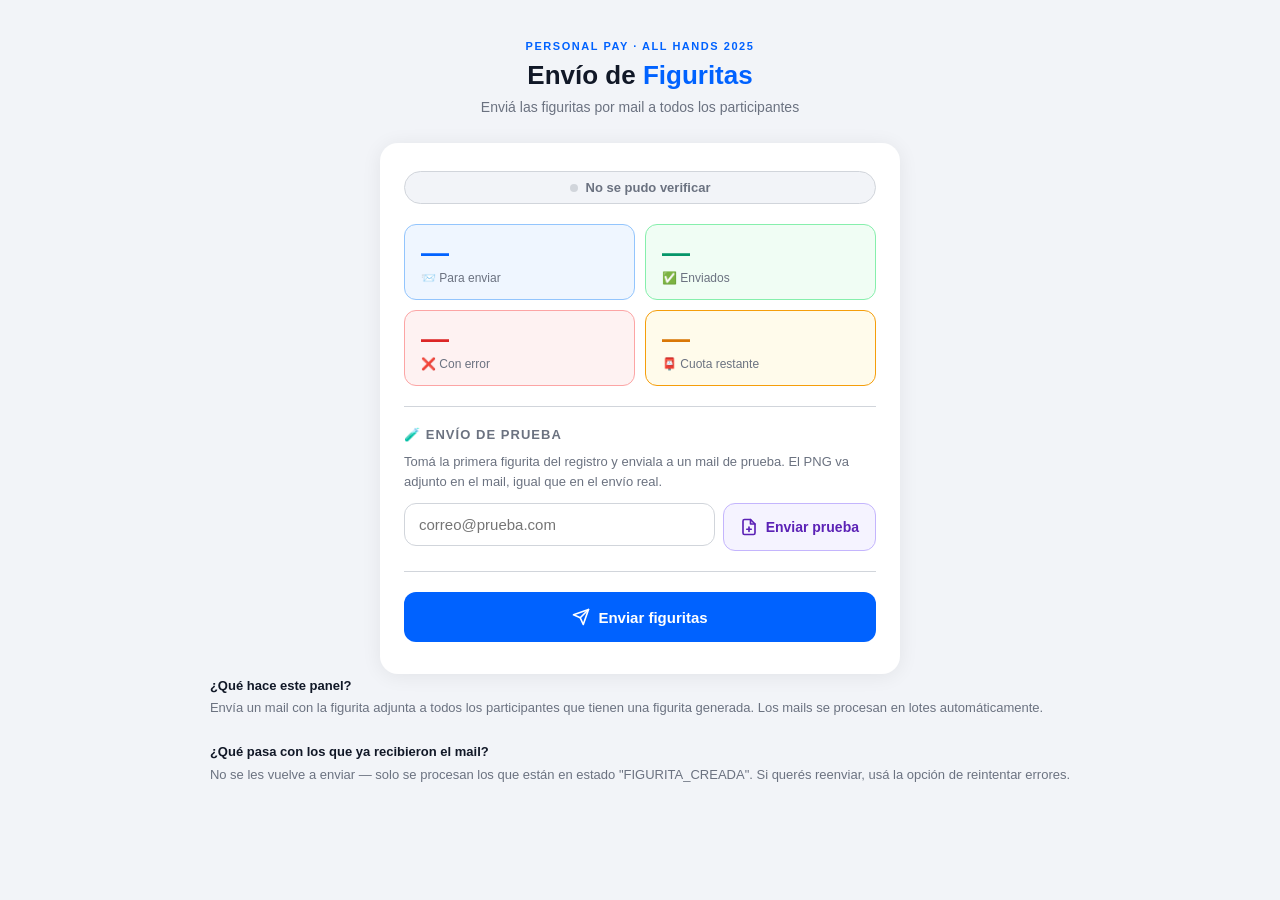
<file: mail/index.html>
<!DOCTYPE html>
<html lang="es">

    <head>
        <meta charset="UTF-8" />
        <meta name="viewport" content="width=device-width, initial-scale=1.0" />
        <title>Envío de Mails — Personal Pay</title>
        <style>
            :root {
                --c-bg: #F2F4F8;
                --c-surface: #FFFFFF;
                --c-brand: #0062FF;
                --c-brand-dk: #0047CC;
                --c-accent: #00C6A2;
                --c-text: #111827;
                --c-muted: #6B7280;
                --c-border: #D1D5DB;
                --c-error: #DC2626;
                --c-error-bg: #FEF2F2;
                --c-warn: #D97706;
                --c-warn-bg: #FFFBEB;
                --c-warn-br: #F59E0B;
                --radius: 18px;
                --radius-sm: 12px;
                --shadow: 0 2px 20px rgba(0, 0, 0, .07);
            }

            *,
            *::before,
            *::after {
                box-sizing: border-box;
                margin: 0;
                padding: 0;
            }

            body {
                font-family: -apple-system, BlinkMacSystemFont, 'Segoe UI', Roboto, sans-serif;
                background: var(--c-bg);
                color: var(--c-text);
                min-height: 100vh;
                display: flex;
                flex-direction: column;
                align-items: center;
                padding: 40px 16px 60px;
                -webkit-font-smoothing: antialiased;
            }

            .header {
                text-align: center;
                margin-bottom: 28px;
            }

            .header__eyebrow {
                font-size: 11px;
                font-weight: 700;
                letter-spacing: .14em;
                text-transform: uppercase;
                color: var(--c-brand);
                margin-bottom: 8px;
            }

            .header__title {
                font-size: 26px;
                font-weight: 800;
                line-height: 1.2;
            }

            .header__title mark {
                background: none;
                color: var(--c-brand);
            }

            .header__sub {
                margin-top: 8px;
                font-size: 14px;
                color: var(--c-muted);
            }

            .card {
                background: var(--c-surface);
                border-radius: var(--radius);
                box-shadow: var(--shadow);
                padding: 28px 24px 32px;
                width: 100%;
                max-width: 520px;
                display: flex;
                flex-direction: column;
                gap: 20px;
            }

            /* ── BADGE DE ESTADO ─────────────────────────── */
            .status-badge {
                display: flex;
                align-items: center;
                justify-content: center;
                gap: 8px;
                padding: 8px 14px;
                border-radius: 100px;
                font-size: 13px;
                font-weight: 700;
            }

            .status-badge.idle {
                background: #F0FDF4;
                color: #065F46;
                border: 1.5px solid #86EFAC;
            }

            .status-badge.running {
                background: #EFF6FF;
                color: #1D4ED8;
                border: 1.5px solid #93C5FD;
            }

            .status-badge.done {
                background: #F0FDF4;
                color: #065F46;
                border: 1.5px solid #86EFAC;
            }

            .status-badge.unknown {
                background: var(--c-bg);
                color: var(--c-muted);
                border: 1.5px solid var(--c-border);
            }

            .status-dot {
                width: 8px;
                height: 8px;
                border-radius: 50%;
                flex-shrink: 0;
            }

            .idle .status-dot {
                background: #22C55E;
            }

            .running .status-dot {
                background: #3B82F6;
                animation: pulse-dot 1.2s ease-in-out infinite;
            }

            .done .status-dot {
                background: #22C55E;
            }

            .unknown .status-dot {
                background: var(--c-border);
            }

            @keyframes pulse-dot {

                0%,
                100% {
                    opacity: 1;
                    transform: scale(1);
                }

                50% {
                    opacity: .5;
                    transform: scale(1.4);
                }
            }

            /* ── STATS ───────────────────────────────────── */
            .stats {
                display: grid;
                grid-template-columns: repeat(2, 1fr);
                gap: 10px;
            }

            .stat {
                padding: 14px 16px;
                border-radius: var(--radius-sm);
                border: 1.5px solid var(--c-border);
                background: var(--c-bg);
            }

            .stat__value {
                font-size: 28px;
                font-weight: 800;
                line-height: 1;
                margin-bottom: 4px;
                font-variant-numeric: tabular-nums;
            }

            .stat__label {
                font-size: 12px;
                color: var(--c-muted);
            }

            .stat.highlight {
                background: #EFF6FF;
                border-color: #93C5FD;
            }

            .stat.highlight .stat__value {
                color: var(--c-brand);
            }

            .stat.sent {
                background: #F0FDF4;
                border-color: #86EFAC;
            }

            .stat.sent .stat__value {
                color: #059669;
            }

            .stat.error {
                background: var(--c-error-bg);
                border-color: #FCA5A5;
            }

            .stat.error .stat__value {
                color: var(--c-error);
            }

            .stat.quota {
                background: #FFFBEB;
                border-color: var(--c-warn-br);
            }

            .stat.quota .stat__value {
                color: var(--c-warn);
            }

            /* ── BARRA DE PROGRESO ───────────────────────── */
            .progress-section {
                display: none;
            }

            .progress-section.visible {
                display: block;
            }

            .progress-label {
                display: flex;
                justify-content: space-between;
                font-size: 13px;
                color: var(--c-muted);
                margin-bottom: 8px;
            }

            .progress-label strong {
                color: var(--c-text);
            }

            .progress-bar {
                width: 100%;
                height: 8px;
                border-radius: 4px;
                background: var(--c-bg);
                overflow: hidden;
            }

            .progress-fill {
                height: 100%;
                border-radius: 4px;
                width: 0%;
                background: linear-gradient(90deg, var(--c-brand), var(--c-accent));
                transition: width .5s ease;
            }

            /* ── CHECKBOX ────────────────────────────────── */
            .check-block {
                display: flex;
                gap: 10px;
                align-items: flex-start;
                padding: 12px 14px;
                border-radius: var(--radius-sm);
                border: 1.5px solid var(--c-warn-br);
                background: var(--c-warn-bg);
                cursor: pointer;
                -webkit-tap-highlight-color: transparent;
                user-select: none;
            }

            .check-block input[type="checkbox"] {
                width: 20px;
                height: 20px;
                min-width: 20px;
                accent-color: var(--c-warn);
                margin-top: 1px;
            }

            .check-block__text {
                font-size: 13px;
                color: #92400E;
                line-height: 1.5;
            }

            /* ── BOTONES ─────────────────────────────────── */
            .btns {
                display: flex;
                gap: 10px;
            }

            .btn {
                flex: 1;
                display: flex;
                align-items: center;
                justify-content: center;
                gap: 8px;
                min-height: 50px;
                padding: 13px 16px;
                border-radius: var(--radius-sm);
                border: none;
                font-size: 15px;
                font-weight: 700;
                font-family: inherit;
                cursor: pointer;
                -webkit-tap-highlight-color: transparent;
                transition: background .12s, opacity .12s;
            }

            .btn:disabled {
                opacity: .5;
                cursor: not-allowed;
            }

            .btn svg {
                width: 18px;
                height: 18px;
                flex-shrink: 0;
            }

            .btn--primary {
                background: var(--c-brand);
                color: #fff;
            }

            .btn--primary:active:not(:disabled) {
                background: var(--c-brand-dk);
            }

            .btn--danger {
                background: var(--c-error-bg);
                color: var(--c-error);
                border: 1.5px solid #FCA5A5;
            }

            .btn--spinner {
                display: none;
                width: 16px;
                height: 16px;
                border-radius: 50%;
                border: 2.5px solid rgba(255, 255, 255, .4);
                border-top-color: #fff;
                animation: spin .7s linear infinite;
            }

            .btn.loading .btn--spinner {
                display: block;
            }

            .btn.loading .btn--icon {
                display: none;
            }

            @keyframes spin {
                to {
                    transform: rotate(360deg);
                }
            }

            /* ── RESULTADO ───────────────────────────────── */
            .result {
                display: none;
                padding: 14px 16px;
                border-radius: var(--radius-sm);
                font-size: 14px;
                line-height: 1.6;
            }

            .result.visible {
                display: block;
            }

            .result.ok {
                background: #F0FDF4;
                border: 1.5px solid #86EFAC;
                color: #065F46;
            }

            .result.error {
                background: var(--c-error-bg);
                border: 1.5px solid #FCA5A5;
                color: var(--c-error);
            }

            .result strong {
                display: block;
                font-size: 15px;
                margin-bottom: 4px;
            }

            .divider {
                border: none;
                border-top: 1px solid var(--c-border);
            }

            .info {
                font-size: 13px;
                color: var(--c-muted);
                line-height: 1.7;
            }

            .info strong {
                color: var(--c-text);
            }

        </style>
    </head>

    <body>

        <div class="header">
            <p class="header__eyebrow">Personal Pay · All Hands 2025</p>
            <h1 class="header__title">Envío de <mark>Figuritas</mark></h1>
            <p class="header__sub">Enviá las figuritas por mail a todos los participantes</p>
        </div>

        <div class="card">

            <!-- Estado -->
            <div class="status-badge unknown" id="statusBadge">
                <span class="status-dot"></span>
                <span id="statusText">Verificando…</span>
            </div>

            <!-- Stats -->
            <div class="stats">
                <div class="stat highlight">
                    <div class="stat__value" id="statPendientes">—</div>
                    <div class="stat__label">📨 Para enviar</div>
                </div>
                <div class="stat sent">
                    <div class="stat__value" id="statEnviados">—</div>
                    <div class="stat__label">✅ Enviados</div>
                </div>
                <div class="stat error">
                    <div class="stat__value" id="statErrores">—</div>
                    <div class="stat__label">❌ Con error</div>
                </div>
                <div class="stat quota">
                    <div class="stat__value" id="statCuota">—</div>
                    <div class="stat__label">📮 Cuota restante</div>
                </div>
            </div>

            <!-- Barra de progreso (solo mientras envía) -->
            <div class="progress-section" id="progressSection">
                <div class="progress-label">
                    <span>Enviando…</span>
                    <strong id="progressText">0 / 0</strong>
                </div>
                <div class="progress-bar">
                    <div class="progress-fill" id="progressFill"></div>
                </div>
            </div>

            <!-- Reintentar errores -->
            <label class="check-block" id="checkErrorBlock" style="display:none">
                <input type="checkbox" id="checkErrores" />
                <span class="check-block__text">
                    Reintentar los <strong id="cantErrores">0</strong> envíos con error
                </span>
            </label>

            <hr class="divider" />

            <!-- ── PRUEBA ──────────────────────────────────────────── -->
            <div>
                <p
                    style="font-size:13px;font-weight:700;text-transform:uppercase;letter-spacing:.08em;color:var(--c-muted);margin-bottom:10px;">
                    🧪 Envío de prueba
                </p>
                <p style="font-size:13px;color:var(--c-muted);margin-bottom:12px;line-height:1.5;">
                    Tomá la primera figurita del registro y enviala a un mail de prueba.
                    El PNG va adjunto en el mail, igual que en el envío real.
                </p>
                <div style="display:flex;gap:8px;align-items:flex-start;">
                    <div style="flex:1;">
                        <input type="email" id="mailPrueba" placeholder="correo@prueba.com" style="width:100%;font-size:15px;padding:12px 14px;border-radius:var(--radius-sm);
                   border:1.5px solid var(--c-border);background:var(--c-surface);
                   color:var(--c-text);outline:none;font-family:inherit;" autocomplete="off" autocorrect="off"
                            autocapitalize="none" inputmode="email" />
                    </div>
                    <button type="button" class="btn btn--prueba" id="btnPrueba" style="flex:0 0 auto;background:#F5F3FF;color:#5B21B6;border:1.5px solid #C4B5FD;
                 font-size:14px;min-height:48px;padding:12px 16px;white-space:nowrap;">
                        <svg class="btn--icon" viewBox="0 0 24 24" fill="none" stroke="currentColor" stroke-width="2.2"
                            stroke-linecap="round" stroke-linejoin="round">
                            <path d="M14 2H6a2 2 0 0 0-2 2v16a2 2 0 0 0 2 2h12a2 2 0 0 0 2-2V8z" />
                            <polyline points="14 2 14 8 20 8" />
                            <line x1="12" y1="18" x2="12" y2="12" />
                            <line x1="9" y1="15" x2="15" y2="15" />
                        </svg>
                        <div class="btn--spinner" style="border-color:rgba(91,33,182,.3);border-top-color:#5B21B6;">
                        </div>
                        Enviar prueba
                    </button>
                </div>
                <div class="result" id="resultPrueba" style="margin-top:10px;"></div>
            </div>

            <hr class="divider" />
            <button type="button" class="btn btn--primary" id="btnEnviar">
                <svg class="btn--icon" viewBox="0 0 24 24" fill="none" stroke="currentColor" stroke-width="2.2"
                    stroke-linecap="round" stroke-linejoin="round">
                    <line x1="22" y1="2" x2="11" y2="13" />
                    <polygon points="22 2 15 22 11 13 2 9 22 2" />
                </svg>
                <div class="btn--spinner"></div>
                Enviar figuritas
            </button>
            <button type="button" class="btn btn--danger" id="btnCancelar" style="display:none">
                <svg viewBox="0 0 24 24" fill="none" stroke="currentColor" stroke-width="2.2" stroke-linecap="round"
                    stroke-linejoin="round">
                    <circle cx="12" cy="12" r="10" />
                    <line x1="15" y1="9" x2="9" y2="15" />
                    <line x1="9" y1="9" x2="15" y2="15" />
                </svg>
                Cancelar
            </button>
        </div>

        <!-- Resultado -->
        <div class="result" id="result"></div>

        <hr class="divider" />

        <div class="info">
            <strong>¿Qué hace este panel?</strong><br>
            Envía un mail con la figurita adjunta a todos los participantes que tienen
            una figurita generada. Los mails se procesan en lotes automáticamente.<br><br>
            <strong>¿Qué pasa con los que ya recibieron el mail?</strong><br>
            No se les vuelve a enviar — solo se procesan los que están en estado
            "FIGURITA_CREADA". Si querés reenviar, usá la opción de reintentar errores.
        </div>

        </div>

        <script>
            const BACKEND_URL = 'https://script.google.com/macros/s/AKfycbwb_blECxEBUJMKPtg1Oh82Zq3f-W1RBzpWKhOZaPq53uibZO55l4_CMMJMqu6irgvu/exec';

            const statusBadge = document.getElementById('statusBadge');
            const statusText = document.getElementById('statusText');
            const statPendientes = document.getElementById('statPendientes');
            const statEnviados = document.getElementById('statEnviados');
            const statErrores = document.getElementById('statErrores');
            const statCuota = document.getElementById('statCuota');
            const progressSection = document.getElementById('progressSection');
            const progressFill = document.getElementById('progressFill');
            const progressText = document.getElementById('progressText');
            const checkErrorBlock = document.getElementById('checkErrorBlock');
            const checkErrores = document.getElementById('checkErrores');
            const cantErrores = document.getElementById('cantErrores');
            const btnEnviar = document.getElementById('btnEnviar');
            const btnCancelar = document.getElementById('btnCancelar');
            const result = document.getElementById('result');

            let enProceso = false;
            let totalTotal = 0;
            let pollingTimer = null;

            // ── CARGAR ESTADO ─────────────────────────────────────────
            async function checkEstado() {
                try {
                    const r = await fetch(`${BACKEND_URL}?action=mail_status`);
                    const data = await r.json();
                    actualizarStats(data);
                    return data;
                } catch (_) {
                    statusBadge.className = 'status-badge unknown';
                    statusText.textContent = 'No se pudo verificar';
                    return null;
                }
            }

            function actualizarStats(data) {
                if (!data || data.status !== 'ok') return;

                enProceso = data.enProceso;
                totalTotal = data.enviados + data.pendientes + data.errorEmail + data.sinFigurita;

                statPendientes.textContent = data.pendientes;
                statEnviados.textContent = data.enviados;
                statErrores.textContent = data.errorEmail;
                statCuota.textContent = data.cuota;

                // Badge de estado
                if (data.enProceso) {
                    statusBadge.className = 'status-badge running';
                    statusText.textContent = '⏳ Enviando mails…';
                    btnEnviar.style.display = 'none';
                    btnCancelar.style.display = 'flex';
                    progressSection.classList.add('visible');
                } else if (data.pendientes === 0 && data.enviados > 0) {
                    statusBadge.className = 'status-badge done';
                    statusText.textContent = `✅ Todos enviados (${data.enviados})`;
                    btnEnviar.disabled = true;
                    btnCancelar.style.display = 'none';
                    btnEnviar.style.display = 'flex';
                    progressSection.classList.remove('visible');
                } else {
                    statusBadge.className = 'status-badge idle';
                    statusText.textContent = data.pendientes > 0
                        ? `📨 ${data.pendientes} mail${data.pendientes > 1 ? 's' : ''} pendiente${data.pendientes > 1 ? 's' : ''}`
                        : '✅ Sin pendientes';
                    btnEnviar.disabled = data.pendientes === 0 && data.errorEmail === 0;
                    btnCancelar.style.display = 'none';
                    btnEnviar.style.display = 'flex';
                    progressSection.classList.remove('visible');
                }

                // Checkbox de errores
                if (data.errorEmail > 0 && !data.enProceso) {
                    cantErrores.textContent = data.errorEmail;
                    checkErrorBlock.style.display = 'flex';
                } else {
                    checkErrorBlock.style.display = 'none';
                }

                // Barra de progreso
                const enviados = data.enviados;
                const total = enviados + data.pendientes;
                if (total > 0) {
                    const pct = Math.round((enviados / total) * 100);
                    progressFill.style.width = pct + '%';
                    progressText.textContent = `${enviados} / ${total}`;
                }
            }

            // ── PRUEBA ────────────────────────────────────────────────
            const mailPruebaEl = document.getElementById('mailPrueba');
            const btnPrueba = document.getElementById('btnPrueba');
            const resultPrueba = document.getElementById('resultPrueba');

            btnPrueba.addEventListener('click', async () => {
                const mail = mailPruebaEl.value.trim();
                resultPrueba.className = 'result';

                if (!/^[^\s@]+@[^\s@]+\.[^\s@]+$/.test(mail)) {
                    resultPrueba.className = 'result error visible';
                    resultPrueba.innerHTML = '<strong>❌ Mail inválido</strong>Ingresá una dirección de mail válida.';
                    return;
                }

                btnPrueba.classList.add('loading');
                btnPrueba.disabled = true;

                try {
                    const r = await fetch(`${BACKEND_URL}?action=mail_prueba&mail=${encodeURIComponent(mail)}`);
                    const data = await r.json();

                    if (data.status === 'ok') {
                        resultPrueba.className = 'result ok visible';
                        resultPrueba.innerHTML = `<strong>✅ Prueba enviada</strong>${data.message}`;
                    } else {
                        throw new Error(data.message || 'Error desconocido');
                    }
                } catch (err) {
                    resultPrueba.className = 'result error visible';
                    resultPrueba.innerHTML = `<strong>❌ Error</strong>${err.message}`;
                } finally {
                    btnPrueba.classList.remove('loading');
                    btnPrueba.disabled = false;
                }
            });

            // ── ENVIAR ────────────────────────────────────────────────
            btnEnviar.addEventListener('click', async () => {
                result.className = 'result';
                const incluirErr = checkErrores.checked;

                btnEnviar.classList.add('loading');
                btnEnviar.disabled = true;

                try {
                    const url = `${BACKEND_URL}?action=enviar_mails&incluir_errores=${incluirErr}`;
                    const r = await fetch(url);
                    const data = await r.json();

                    if (data.status === 'ok') {
                        result.className = 'result ok visible';
                        result.innerHTML = `<strong>✅ Enviando</strong>${data.message}`;
                        enProceso = true;
                        iniciarPolling();
                        await checkEstado();
                    } else {
                        throw new Error(data.message || 'Error desconocido');
                    }
                } catch (err) {
                    result.className = 'result error visible';
                    result.innerHTML = `<strong>❌ Error</strong>${err.message}`;
                    btnEnviar.disabled = false;
                } finally {
                    btnEnviar.classList.remove('loading');
                }
            });

            // ── CANCELAR ──────────────────────────────────────────────
            btnCancelar.addEventListener('click', async () => {
                if (!confirm('¿Cancelar el envío en curso?')) return;
                try {
                    await fetch(`${BACKEND_URL}?action=cancelar_mails`);
                    detenerPolling();
                    await checkEstado();
                    result.className = 'result ok visible';
                    result.innerHTML = '<strong>⏹ Envío cancelado</strong>El proceso se detuvo. Los mails ya enviados no se cancelan.';
                } catch (_) { }
            });

            // ── POLLING ───────────────────────────────────────────────
            function iniciarPolling() {
                if (pollingTimer) return;
                pollingTimer = setInterval(async () => {
                    const data = await checkEstado();
                    if (data && !data.enProceso) detenerPolling();
                }, 8000); // cada 8 segundos mientras envía
            }

            function detenerPolling() {
                if (pollingTimer) { clearInterval(pollingTimer); pollingTimer = null; }
            }

            // ── INIT ──────────────────────────────────────────────────
            checkEstado().then(data => {
                if (data && data.enProceso) iniciarPolling();
            });
        </script>

    </body>

</html>
</file>
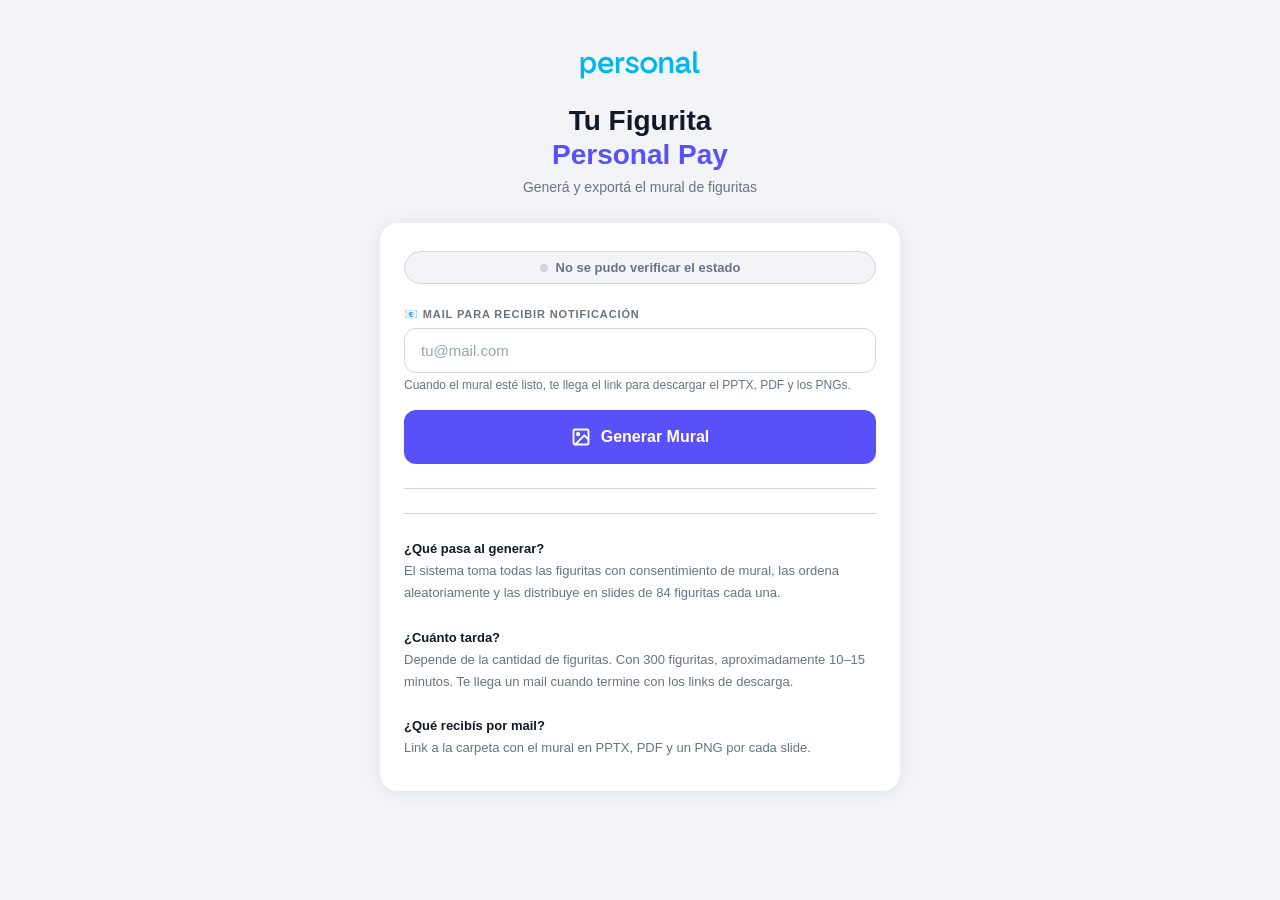
<file: mural/index.html>
<!DOCTYPE html>
<html lang="es">

    <head>
        <meta charset="UTF-8" />
        <meta name="viewport" content="width=device-width, initial-scale=1.0" />
        <title>Panel Mural — Personal Pay</title>
        <link rel="icon" href="../favicon.png" sizes="32x32">
        <style>
            :root {
                --c-bg: #F2F4F8;
                --c-surface: #FFFFFF;
                --c-brand: #5a50f9;
                --c-brand-dk: #150958;
                --c-accent: #d300ff;
                --c-accent-dk: #69067d;
                --c-text: #111827;
                --c-muted: #6B7280;
                --c-border: #D1D5DB;
                --c-error: #DC2626;
                --c-warn: #D97706;
                --c-warn-bg: #FFFBEB;
                --c-warn-br: #F59E0B;
                --radius: 18px;
                --radius-sm: 12px;
                --shadow: 0 2px 20px rgba(0, 0, 0, .07);
            }

            *,
            *::before,
            *::after {
                box-sizing: border-box;
                margin: 0;
                padding: 0;
            }

            body {
                font-family: -apple-system, BlinkMacSystemFont, 'Segoe UI', Roboto, sans-serif;
                background: var(--c-bg);
                color: var(--c-text);
                min-height: 100vh;
                display: flex;
                flex-direction: column;
                align-items: center;
                padding: 40px 16px 60px;
                -webkit-font-smoothing: antialiased;
            }

            .header {
                text-align: center;
                margin-bottom: 28px;
            }

            .header__eyebrow {
                font-size: 11px;
                font-weight: 700;
                letter-spacing: .14em;
                text-transform: uppercase;
                color: var(--c-brand);
                margin-bottom: 8px;
            }

            .header__title {
                font-size: 28px;
                font-weight: 800;
                line-height: 1.2;
            }

            .header__title mark {
                background: none;
                color: var(--c-brand);
            }

            .header__sub {
                margin-top: 8px;
                font-size: 14px;
                color: var(--c-muted);
            }

            .card {
                background: var(--c-surface);
                border-radius: var(--radius);
                box-shadow: var(--shadow);
                padding: 28px 24px 32px;
                width: 100%;
                max-width: 520px;
            }

            /* Estado badge */
            .status-badge {
                display: inline-flex;
                align-items: center;
                gap: 8px;
                padding: 8px 14px;
                border-radius: 100px;
                font-size: 13px;
                font-weight: 700;
                margin-bottom: 24px;
                width: 100%;
                justify-content: center;
            }

            .status-badge.idle {
                background: #F0FDF4;
                color: #065F46;
                border: 1.5px solid #86EFAC;
            }

            .status-badge.running {
                background: #EFF6FF;
                color: #1D4ED8;
                border: 1.5px solid #93C5FD;
            }

            .status-badge.done {
                background: #F5F3FF;
                color: #5B21B6;
                border: 1.5px solid #C4B5FD;
            }

            .status-badge.unknown {
                background: var(--c-bg);
                color: var(--c-muted);
                border: 1.5px solid var(--c-border);
            }

            .status-dot {
                width: 8px;
                height: 8px;
                border-radius: 50%;
                flex-shrink: 0;
            }

            .idle .status-dot {
                background: #22C55E;
            }

            .running .status-dot {
                background: #3B82F6;
                animation: pulse-dot 1.2s ease-in-out infinite;
            }

            .done .status-dot {
                background: #7C3AED;
            }

            .unknown .status-dot {
                background: var(--c-border);
            }

            @keyframes pulse-dot {

                0%,
                100% {
                    opacity: 1;
                    transform: scale(1);
                }

                50% {
                    opacity: .5;
                    transform: scale(1.4);
                }
            }

            /* Campos */
            .field {
                margin-bottom: 18px;
            }

            .field__label {
                display: block;
                font-size: 11px;
                font-weight: 700;
                letter-spacing: .08em;
                text-transform: uppercase;
                color: var(--c-muted);
                margin-bottom: 7px;
            }

            .field__input {
                width: 100%;
                font-size: 15px;
                padding: 13px 16px;
                border-radius: var(--radius-sm);
                border: 1.5px solid var(--c-border);
                background: var(--c-surface);
                color: var(--c-text);
                outline: none;
                font-family: inherit;
                transition: border-color .15s;
            }

            .field__input:focus {
                border-color: var(--c-brand);
            }

            .field__input::placeholder {
                color: #9CA3AF;
            }

            .field__hint {
                font-size: 12px;
                color: var(--c-muted);
                margin-top: 5px;
            }

            .field.is-error .field__input {
                border-color: var(--c-error);
                background: #FEF2F2;
            }

            .field__error {
                display: none;
                font-size: 12px;
                color: var(--c-error);
                font-weight: 500;
                margin-top: 5px;
            }

            .field.is-error .field__error {
                display: block;
            }

            /* Advertencia de sobreescritura */
            .warn-banner {
                display: none;
                padding: 14px 16px;
                border-radius: var(--radius-sm);
                border: 1.5px solid var(--c-warn-br);
                background: var(--c-warn-bg);
                font-size: 13px;
                color: #92400E;
                line-height: 1.6;
                margin-bottom: 18px;
            }

            .warn-banner--info {
                border-color: #93C5FD;
                background: #EFF6FF;
                color: #1E40AF;
            }

            .warn-banner.visible {
                display: block;
            }

            .warn-banner strong {
                display: block;
                margin-bottom: 4px;
                font-size: 14px;
            }

            /* Checkbox confirmar sobreescritura */
            .confirm-overwrite {
                display: none;
                align-items: flex-start;
                gap: 10px;
                padding: 12px 14px;
                border-radius: var(--radius-sm);
                border: 1.5px solid var(--c-warn-br);
                background: var(--c-warn-bg);
                cursor: pointer;
                margin-bottom: 18px;
                -webkit-tap-highlight-color: transparent;
                user-select: none;
            }

            .confirm-overwrite.visible {
                display: flex;
            }

            .confirm-overwrite input[type="checkbox"] {
                width: 20px;
                height: 20px;
                min-width: 20px;
                accent-color: var(--c-warn);
                margin-top: 1px;
            }

            .confirm-overwrite__text {
                font-size: 13px;
                color: #92400E;
                line-height: 1.5;
            }

            /* Botón */
            .btn-generar {
                display: flex;
                align-items: center;
                justify-content: center;
                gap: 10px;
                width: 100%;
                min-height: 54px;
                padding: 16px;
                border-radius: var(--radius-sm);
                border: none;
                background: var(--c-brand);
                color: #fff;
                font-size: 16px;
                font-weight: 700;
                font-family: inherit;
                cursor: pointer;
                -webkit-tap-highlight-color: transparent;
                transition: background .12s, opacity .12s;
            }

            .btn-generar:active:not(:disabled) {
                background: var(--c-brand-dk);
            }

            .btn-generar:disabled {
                background: var(--c-border);
                color: var(--c-muted);
                cursor: not-allowed;
            }

            .btn-generar svg {
                width: 20px;
                height: 20px;
                flex-shrink: 0;
            }

            /* Spinner dentro del botón */
            .btn-spinner {
                width: 18px;
                height: 18px;
                border: 2.5px solid rgba(255, 255, 255, .4);
                border-top-color: #fff;
                border-radius: 50%;
                animation: spin .7s linear infinite;
                display: none;
            }

            .loading .btn-spinner {
                display: block;
            }

            .loading .btn-icon {
                display: none;
            }

            @keyframes spin {
                to {
                    transform: rotate(360deg);
                }
            }

            /* Resultado */
            .result {
                display: none;
                margin-top: 20px;
                padding: 16px;
                border-radius: var(--radius-sm);
                font-size: 14px;
                line-height: 1.6;
            }

            .result.ok {
                background: #F0FDF4;
                border: 1.5px solid #86EFAC;
                color: #065F46;
            }

            .result.error {
                background: #FEF2F2;
                border: 1.5px solid #FCA5A5;
                color: var(--c-error);
            }

            .result.visible {
                display: block;
            }

            .result strong {
                display: block;
                font-size: 15px;
                margin-bottom: 4px;
            }

            .divider {
                border: none;
                border-top: 1px solid var(--c-border);
                margin: 24px 0;
            }

            .info-section {
                font-size: 13px;
                color: var(--c-muted);
                line-height: 1.7;
            }

            .info-section strong {
                color: var(--c-text);
            }

            /* Último mural generado */
            .ultimo-mural {
                display: none;
                margin-top: 20px;
                padding: 16px;
                border-radius: var(--radius-sm);
                border: 1.5px solid #C4B5FD;
                background: #F5F3FF;
            }

            .ultimo-mural.visible {
                display: block;
            }

            .ultimo-mural__titulo {
                font-size: 11px;
                font-weight: 700;
                text-transform: uppercase;
                letter-spacing: .08em;
                color: #5B21B6;
                margin-bottom: 10px;
            }

            .ultimo-mural__meta {
                font-size: 13px;
                color: var(--c-muted);
                margin-bottom: 12px;
                line-height: 1.6;
            }

            .ultimo-mural__meta strong {
                color: var(--c-text);
            }

            .mural-links {
                display: flex;
                flex-direction: column;
                gap: 7px;
            }

            .mural-link {
                display: flex;
                align-items: center;
                gap: 8px;
                padding: 9px 13px;
                border-radius: var(--radius-sm);
                background: var(--c-surface);
                border: 1.5px solid #C4B5FD;
                font-size: 13px;
                font-weight: 600;
                color: #5B21B6;
                text-decoration: none;
                transition: background .12s;
            }

            .mural-link:hover {
                background: #EDE9FE;
            }

            .mural-link svg {
                width: 15px;
                height: 15px;
                flex-shrink: 0;
            }

            .mural-link--folder {
                color: var(--c-muted);
                border-color: var(--c-border);
                font-weight: 400;
            }

            .pngs-list {
                display: flex;
                flex-wrap: wrap;
                gap: 5px;
                margin-top: 8px;
            }

            .png-link {
                font-size: 11px;
                color: #5B21B6;
                text-decoration: none;
                padding: 3px 8px;
                border-radius: 6px;
                background: var(--c-surface);
                border: 1px solid #C4B5FD;
            }

            .png-link:hover {
                background: #EDE9FE;
            }

            .png-label {
                font-size: 12px;
                color: var(--c-muted);
                margin-bottom: 4px;
            }

        </style>
    </head>

    <body>

        <div class="header">
            <img src="../personal-logo.svg" style="height: 50px; margin-bottom: 10px;">
            <h1 class="header__title">Tu Figurita<br><mark>Personal Pay</mark></h1>
            <p class="header__sub">Generá y exportá el mural de figuritas</p>
        </div>

        <div class="card">

            <!-- Estado actual -->
            <div class="status-badge unknown" id="statusBadge">
                <span class="status-dot"></span>
                <span id="statusText">Verificando estado…</span>
            </div>

            <!-- Advertencia si hay mural en progreso -->
            <!-- Advertencia si hay mural en proceso -->
            <div class="warn-banner" id="warnBanner">
                <strong>⚠️ Hay un mural en proceso de generación</strong>
                Si generás uno nuevo, el actual se interrumpirá y se sobreescribirá.
                Confirmá que querés continuar.
            </div>

            <!-- Banner de figuritas nuevas fuera del mural -->
            <div class="warn-banner warn-banner--info" id="newFigsBanner">
                <strong>🆕 Hay figuritas nuevas fuera del mural</strong>
                <span id="newFigsText"></span>
            </div>

            <!-- Checkbox de confirmación -->
            <label class="confirm-overwrite" id="confirmOverwrite">
                <input type="checkbox" id="checkOverwrite" />
                <span class="confirm-overwrite__text">
                    Entiendo que el mural en proceso se sobreescribirá con una nueva generación.
                </span>
            </label>

            <!-- Mail de notificación -->
            <div class="field" id="fieldMail">
                <label class="field__label" for="inputMail">📧 Mail para recibir notificación</label>
                <input class="field__input" type="email" id="inputMail" placeholder="tu@mail.com" autocomplete="email"
                    autocorrect="off" autocapitalize="none" inputmode="email" />
                <p class="field__hint">Cuando el mural esté listo, te llega el link para descargar el PPTX, PDF y los
                    PNGs.</p>
                <p class="field__error">Ingresá un mail válido.</p>
            </div>

            <!-- Botón principal -->
            <button type="button" class="btn-generar" id="btnGenerar">
                <svg class="btn-icon" viewBox="0 0 24 24" fill="none" stroke="currentColor" stroke-width="2.2"
                    stroke-linecap="round" stroke-linejoin="round">
                    <rect x="3" y="3" width="18" height="18" rx="2" />
                    <circle cx="8.5" cy="8.5" r="1.5" />
                    <polyline points="21 15 16 10 5 21" />
                </svg>
                <div class="btn-spinner"></div>
                <span class="btn-label">Generar Mural</span>
            </button>

            <!-- Resultado -->
            <div class="result" id="result"></div>

            <hr class="divider" />

            <!-- Último mural generado -->
            <div class="ultimo-mural" id="ultimoMural">
                <p class="ultimo-mural__titulo">📦 Último mural generado</p>
                <p class="ultimo-mural__meta" id="ultimoMuralMeta"></p>
                <div class="mural-links" id="muralLinks"></div>
            </div>

            <hr class="divider" id="dividerInfo" />

            <div class="info-section">
                <strong>¿Qué pasa al generar?</strong><br>
                El sistema toma todas las figuritas con consentimiento de mural,
                las ordena aleatoriamente y las distribuye en slides de 84 figuritas cada una.<br><br>
                <strong>¿Cuánto tarda?</strong><br>
                Depende de la cantidad de figuritas. Con 300 figuritas, aproximadamente 10–15 minutos.
                Te llega un mail cuando termine con los links de descarga.<br><br>
                <strong>¿Qué recibís por mail?</strong><br>
                Link a la carpeta con el mural en PPTX, PDF y un PNG por cada slide.
            </div>

        </div>

        <script>
            const BACKEND_URL = 'https://script.google.com/macros/s/AKfycbwb_blECxEBUJMKPtg1Oh82Zq3f-W1RBzpWKhOZaPq53uibZO55l4_CMMJMqu6irgvu/exec';

            const statusBadge = document.getElementById('statusBadge');
            const statusText = document.getElementById('statusText');
            const warnBanner = document.getElementById('warnBanner');
            const confirmOverwrite = document.getElementById('confirmOverwrite');
            const checkOverwrite = document.getElementById('checkOverwrite');
            const fieldMail = document.getElementById('fieldMail');
            const inputMail = document.getElementById('inputMail');
            const btnGenerar = document.getElementById('btnGenerar');
            const result = document.getElementById('result');
            const ultimoMuralEl = document.getElementById('ultimoMural');
            const ultimoMuralMeta = document.getElementById('ultimoMuralMeta');
            const muralLinksEl = document.getElementById('muralLinks');

            // Estado: 'idle' = sin mural, 'running' = generándose, 'done' = mural listo
            let estadoMural = 'unknown';
            let muralEnProceso = false;
            let figuritasNuevas = 0;
            let totalElegibles = 0;

            const newFigsBanner = document.getElementById('newFigsBanner');
            const newFigsText = document.getElementById('newFigsText');

            // ── VERIFICAR ESTADO AL CARGAR ────────────────────────────
            async function checkEstado() {
                try {
                    const r = await fetch(`${BACKEND_URL}?action=mural_status`);
                    const data = await r.json();
                    muralEnProceso = data.enProceso === true;
                    figuritasNuevas = data.figuritasNuevas || 0;
                    totalElegibles = data.totalElegibles || 0;
                    if (data.enProceso) {
                        estadoMural = 'running';
                    } else if (data.tieneMural) {
                        estadoMural = 'done';
                    } else {
                        estadoMural = 'idle';
                    }
                    renderUltimoMural(data.ultimoMural);
                    actualizarUI();
                } catch (_) {
                    statusBadge.className = 'status-badge unknown';
                    statusText.textContent = 'No se pudo verificar el estado';
                }
            }

            function renderUltimoMural(data) {
                if (!data) {
                    ultimoMuralEl.classList.remove('visible');
                    return;
                }
                ultimoMuralEl.classList.add('visible');

                // Meta: versión y fecha
                ultimoMuralMeta.innerHTML =
                    `<strong>${data.version}</strong> — ${data.fecha}`;

                // Links
                let html = '<div class="mural-links">';

                // Carpeta
                if (data.carpetaUrl) {
                    html += `<a class="mural-link mural-link--folder" href="${data.carpetaUrl}" target="_blank" rel="noopener">
                        <svg viewBox="0 0 24 24" fill="none" stroke="currentColor" stroke-width="2" stroke-linecap="round" stroke-linejoin="round">
                            <path d="M22 19a2 2 0 0 1-2 2H4a2 2 0 0 1-2-2V5a2 2 0 0 1 2-2h5l2 3h9a2 2 0 0 1 2 2z"/>
                        </svg>
                        Abrir carpeta en Drive
                    </a>`;
                }

                // PPTX
                if (data.pptxUrl) {
                    html += `<a class="mural-link" href="${data.pptxUrl}" target="_blank" rel="noopener">
                        <svg viewBox="0 0 24 24" fill="none" stroke="currentColor" stroke-width="2" stroke-linecap="round" stroke-linejoin="round">
                            <path d="M21 15v4a2 2 0 0 1-2 2H5a2 2 0 0 1-2-2v-4"/>
                            <polyline points="7 10 12 15 17 10"/><line x1="12" y1="15" x2="12" y2="3"/>
                        </svg>
                        Descargar PPTX
                    </a>`;
                }

                // PDF
                if (data.pdfUrl) {
                    html += `<a class="mural-link" href="${data.pdfUrl}" target="_blank" rel="noopener">
                        <svg viewBox="0 0 24 24" fill="none" stroke="currentColor" stroke-width="2" stroke-linecap="round" stroke-linejoin="round">
                            <path d="M21 15v4a2 2 0 0 1-2 2H5a2 2 0 0 1-2-2v-4"/>
                            <polyline points="7 10 12 15 17 10"/><line x1="12" y1="15" x2="12" y2="3"/>
                        </svg>
                        Descargar PDF
                    </a>`;
                }

                // PNGs
                if (data.pngs && data.pngs.length > 0) {
                    html += `<div>
                        <p class="png-label">PNGs por slide (${data.pngs.length}):</p>
                        <div class="pngs-list">`;
                    data.pngs.forEach((png, i) => {
                        html += `<a class="png-link" href="${png.url}" target="_blank" rel="noopener">Slide ${String(i + 1).padStart(2, '0')}</a>`;
                    });
                    html += `</div></div>`;
                }

                html += '</div>';
                muralLinksEl.innerHTML = html;
            }

            function setBtnLabel(texto) {
                const label = btnGenerar.querySelector('.btn-label');
                if (label) label.textContent = texto;
            }

            function actualizarUI() {
                // Sin figuritas elegibles: deshabilitar botón y mostrar aviso
                if (totalElegibles === 0 && estadoMural !== 'running') {
                    statusBadge.className = 'status-badge unknown';
                    statusText.textContent = '⚠️ No hay figuritas para el mural';
                    btnGenerar.disabled = true;
                    setBtnLabel('Sin figuritas disponibles');
                    newFigsBanner.classList.remove('visible');
                    warnBanner.classList.remove('visible');
                    confirmOverwrite.classList.remove('visible');
                    return;
                }

                // Habilitar botón (puede estar deshabilitado de una verificación anterior)
                if (!muralEnProceso) btnGenerar.disabled = false;

                // Banner de figuritas nuevas fuera del mural
                if (estadoMural === 'done' && figuritasNuevas > 0) {
                    newFigsText.textContent = `Hay ${figuritasNuevas} figurita${figuritasNuevas > 1 ? 's' : ''} nueva${figuritasNuevas > 1 ? 's' : ''} que no están en el mural actual. Generá un nuevo mural para incluirlas.`;
                    newFigsBanner.classList.add('visible');
                } else {
                    newFigsBanner.classList.remove('visible');
                }

                if (estadoMural === 'running') {
                    statusBadge.className = 'status-badge running';
                    statusText.textContent = '⏳ Mural generándose ahora…';
                    warnBanner.classList.add('visible');
                    confirmOverwrite.classList.add('visible');
                    setBtnLabel('Generar nuevo mural');
                } else if (estadoMural === 'done') {
                    statusBadge.className = 'status-badge done';
                    statusText.textContent = `✅ Mural generado (${totalElegibles} figuritas)`;
                    warnBanner.classList.remove('visible');
                    confirmOverwrite.classList.remove('visible');
                    checkOverwrite.checked = false;
                    setBtnLabel('Generar nuevo mural');
                } else {
                    statusBadge.className = 'status-badge idle';
                    statusText.textContent = `🟢 Listo — ${totalElegibles} figurita${totalElegibles !== 1 ? 's' : ''} para el mural`;
                    warnBanner.classList.remove('visible');
                    confirmOverwrite.classList.remove('visible');
                    checkOverwrite.checked = false;
                    setBtnLabel('Generar Mural');
                }
            }

            // ── VALIDACIÓN ────────────────────────────────────────────
            function validar() {
                const mail = inputMail.value.trim();
                if (!/^[^\s@]+@[^\s@]+\.[^\s@]+$/.test(mail)) {
                    fieldMail.classList.add('is-error');
                    return false;
                }
                fieldMail.classList.remove('is-error');

                if (muralEnProceso && !checkOverwrite.checked) {
                    confirmOverwrite.style.border = '1.5px solid var(--c-error)';
                    return false;
                }
                confirmOverwrite.style.border = '';
                return true;
            }

            inputMail.addEventListener('input', () => fieldMail.classList.remove('is-error'));

            // ── GENERAR MURAL ─────────────────────────────────────────
            btnGenerar.addEventListener('click', async () => {
                result.className = 'result';
                result.innerHTML = '';

                if (!validar()) return;

                btnGenerar.disabled = true;
                btnGenerar.classList.add('loading');
                btnGenerar.textContent = '';
                btnGenerar.innerHTML = '<div class="btn-spinner"></div> Enviando…';

                try {
                    const mail = inputMail.value.trim();
                    const overwrite = muralEnProceso && checkOverwrite.checked;
                    const url = `${BACKEND_URL}?action=mural&mail=${encodeURIComponent(mail)}&overwrite=${overwrite}`;
                    const r = await fetch(url);
                    const data = await r.json();

                    if (data.status === 'ok') {
                        result.className = 'result ok visible';
                        result.innerHTML = `
            <strong>✅ Generación iniciada</strong>
            Cuando el mural esté listo, vas a recibir un mail en
            <strong>${mail}</strong> con los links para descargar
            el PPTX, PDF y los PNGs de cada slide.
          `;
                        muralEnProceso = true;
                        estadoMural = 'running';
                        actualizarUI();
                        iniciarPolling(); // empieza a verificar cada 20s
                    } else {
                        throw new Error(data.message || 'Error desconocido');
                    }

                } catch (err) {
                    result.className = 'result error visible';
                    result.innerHTML = `<strong>❌ Error</strong>${err.message}`;
                } finally {
                    btnGenerar.disabled = false;
                    btnGenerar.classList.remove('loading');
                    btnGenerar.innerHTML = `
                        <svg class="btn-icon" viewBox="0 0 24 24" fill="none" stroke="currentColor"
                             stroke-width="2.2" stroke-linecap="round" stroke-linejoin="round">
                            <rect x="3" y="3" width="18" height="18" rx="2"/>
                            <circle cx="8.5" cy="8.5" r="1.5"/>
                            <polyline points="21 15 16 10 5 21"/>
                        </svg>
                        <div class="btn-spinner"></div>
                        <span class="btn-label">Generar Mural</span>
                    `;
                    actualizarUI();
                }
            });

            // ── POLLING ───────────────────────────────────────────────
            // Verifica el estado cada 20s mientras el mural se genera.
            // Cuando pasa a 'done', actualiza los datos del último mural y para.
            let pollingTimer = null;

            function iniciarPolling() {
                if (pollingTimer) return;
                pollingTimer = setInterval(async () => {
                    const estadoAnterior = estadoMural;
                    await checkEstado();
                    if (estadoAnterior === 'running' && estadoMural !== 'running') {
                        detenerPolling();
                    }
                }, 20000);
            }

            function detenerPolling() {
                if (pollingTimer) { clearInterval(pollingTimer); pollingTimer = null; }
            }

            // Inicializar
            checkEstado().then(() => {
                if (estadoMural === 'running') iniciarPolling();
            });
        </script>

    </body>

</html>
</file>
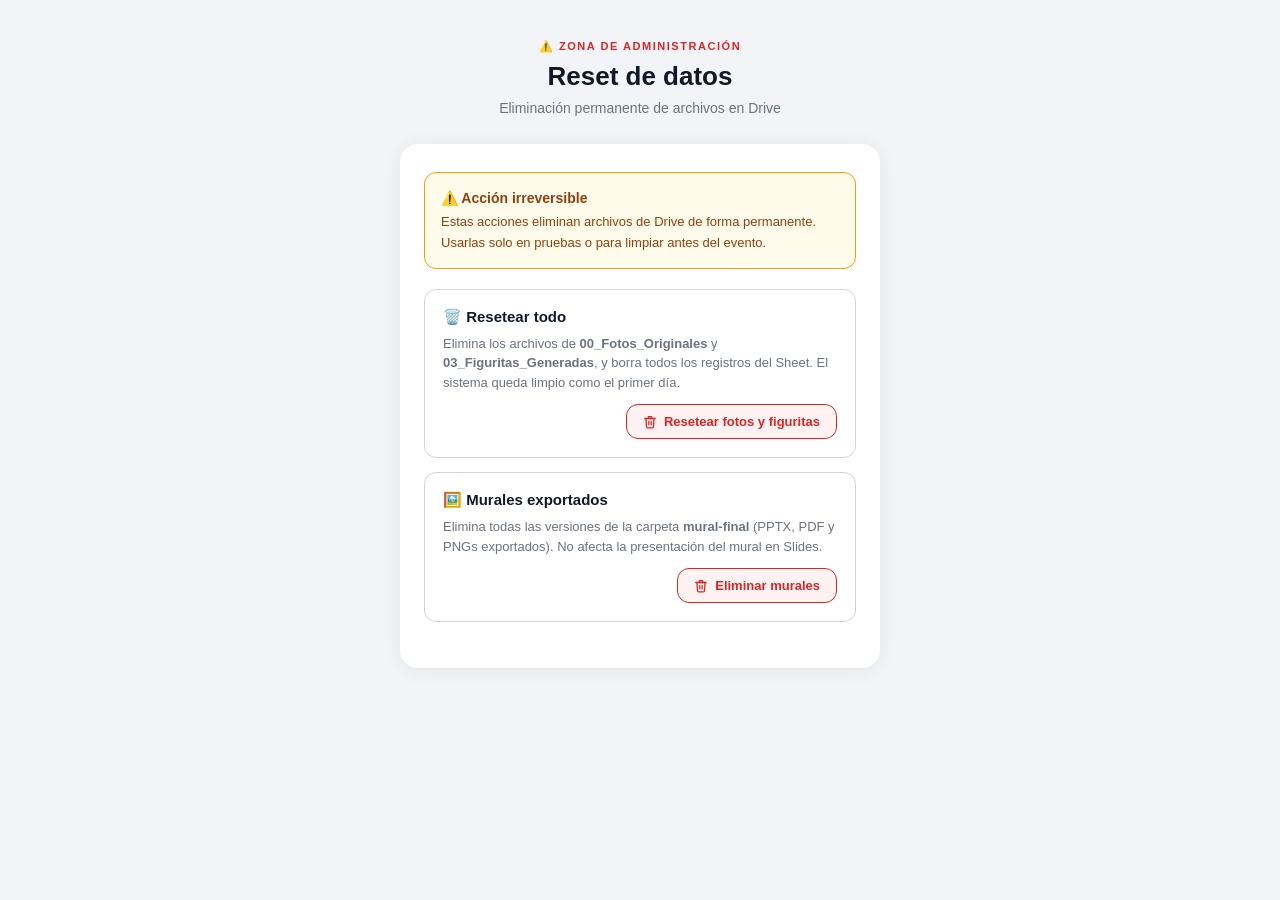
<file: reset/index.html>
<!DOCTYPE html>
<html lang="es">

  <head>
    <meta charset="UTF-8" />
    <meta name="viewport" content="width=device-width, initial-scale=1.0" />
    <title>Borrar Figuritas y Murales — Personal Pay</title>
    <link rel="icon" href="../favicon.png" sizes="32x32">
    <meta name="robots" content="noindex">

    <style>
      :root {
        --c-bg: #F2F4F8;
        --c-surface: #FFFFFF;
        --c-text: #111827;
        --c-muted: #6B7280;
        --c-border: #D1D5DB;
        --c-error: #DC2626;
        --c-error-bg: #FEF2F2;
        --radius: 18px;
        --radius-sm: 12px;
        --shadow: 0 2px 20px rgba(0, 0, 0, .07);
      }

      *,
      *::before,
      *::after {
        box-sizing: border-box;
        margin: 0;
        padding: 0;
      }

      body {
        font-family: -apple-system, BlinkMacSystemFont, 'Segoe UI', Roboto, sans-serif;
        background: var(--c-bg);
        color: var(--c-text);
        min-height: 100vh;
        display: flex;
        flex-direction: column;
        align-items: center;
        padding: 40px 16px 60px;
        -webkit-font-smoothing: antialiased;
      }

      .header {
        text-align: center;
        margin-bottom: 28px;
      }

      .header__eyebrow {
        font-size: 11px;
        font-weight: 700;
        letter-spacing: .14em;
        text-transform: uppercase;
        color: var(--c-error);
        margin-bottom: 8px;
      }

      .header__title {
        font-size: 26px;
        font-weight: 800;
      }

      .header__sub {
        margin-top: 8px;
        font-size: 14px;
        color: var(--c-muted);
      }

      .card {
        background: var(--c-surface);
        border-radius: var(--radius);
        box-shadow: var(--shadow);
        padding: 28px 24px 32px;
        width: 100%;
        max-width: 480px;
      }

      .reset-item {
        display: flex;
        flex-direction: column;
        gap: 8px;
        padding: 18px;
        border-radius: var(--radius-sm);
        border: 1.5px solid var(--c-border);
        margin-bottom: 14px;
      }

      .reset-item__title {
        font-size: 15px;
        font-weight: 700;
      }

      .reset-item__desc {
        font-size: 13px;
        color: var(--c-muted);
        line-height: 1.5;
      }

      .reset-item__footer {
        display: flex;
        align-items: center;
        justify-content: space-between;
        gap: 12px;
        margin-top: 4px;
      }

      .reset-item__status {
        font-size: 12px;
        color: var(--c-muted);
        min-height: 16px;
      }

      .reset-item__status.ok {
        color: #065F46;
      }

      .reset-item__status.error {
        color: var(--c-error);
      }

      .reset-item__status.loading {
        color: #1D4ED8;
      }

      .btn-reset {
        display: inline-flex;
        align-items: center;
        gap: 7px;
        padding: 9px 16px;
        border-radius: var(--radius-sm);
        border: 1.5px solid var(--c-error);
        background: var(--c-error-bg);
        color: var(--c-error);
        font-size: 13px;
        font-weight: 700;
        font-family: inherit;
        cursor: pointer;
        -webkit-tap-highlight-color: transparent;
        white-space: nowrap;
        transition: background .12s;
      }

      .btn-reset:hover {
        background: #FEE2E2;
      }

      .btn-reset:active {
        background: #FECACA;
      }

      .btn-reset:disabled {
        opacity: .5;
        cursor: not-allowed;
      }

      .btn-reset svg {
        width: 14px;
        height: 14px;
        flex-shrink: 0;
      }

      .divider {
        border: none;
        border-top: 1px solid var(--c-border);
        margin: 8px 0 20px;
      }

      .warn {
        padding: 14px 16px;
        border-radius: var(--radius-sm);
        border: 1.5px solid #F59E0B;
        background: #FFFBEB;
        font-size: 13px;
        color: #92400E;
        line-height: 1.6;
        margin-bottom: 20px;
      }

      .warn strong {
        display: block;
        margin-bottom: 3px;
        font-size: 14px;
      }

    </style>
  </head>

  <body>

    <div class="header">
      <p class="header__eyebrow">⚠️ Zona de administración</p>
      <h1 class="header__title">Reset de datos</h1>
      <p class="header__sub">Eliminación permanente de archivos en Drive</p>
    </div>

    <div class="card">

      <div class="warn">
        <strong>⚠️ Acción irreversible</strong>
        Estas acciones eliminan archivos de Drive de forma permanente.
        Usarlas solo en pruebas o para limpiar antes del evento.
      </div>

      <!-- Fotos + Figuritas + Registros -->
      <div class="reset-item" id="itemTodo">
        <p class="reset-item__title">🗑️ Resetear todo</p>
        <p class="reset-item__desc">
          Elimina los archivos de <strong>00_Fotos_Originales</strong> y
          <strong>03_Figuritas_Generadas</strong>, y borra todos los registros
          del Sheet. El sistema queda limpio como el primer día.
        </p>
        <div class="reset-item__footer">
          <span class="reset-item__status" id="statusTodo"></span>
          <button class="btn-reset" id="btnTodo" onclick="confirmarReset('todo')">
            <svg viewBox="0 0 24 24" fill="none" stroke="currentColor" stroke-width="2.2" stroke-linecap="round"
              stroke-linejoin="round">
              <polyline points="3 6 5 6 21 6" />
              <path d="M19 6l-1 14a2 2 0 0 1-2 2H8a2 2 0 0 1-2-2L5 6" />
              <path d="M10 11v6M14 11v6" />
              <path d="M9 6V4a1 1 0 0 1 1-1h4a1 1 0 0 1 1 1v2" />
            </svg>
            Resetear fotos y figuritas
          </button>
        </div>
      </div>

      <!-- Murales exportados -->
      <div class="reset-item" id="itemMurales">
        <p class="reset-item__title">🖼️ Murales exportados</p>
        <p class="reset-item__desc">
          Elimina todas las versiones de la carpeta <strong>mural-final</strong>
          (PPTX, PDF y PNGs exportados). No afecta la presentación del mural en Slides.
        </p>
        <div class="reset-item__footer">
          <span class="reset-item__status" id="statusMurales"></span>
          <button class="btn-reset" id="btnMurales" onclick="confirmarReset('murales')">
            <svg viewBox="0 0 24 24" fill="none" stroke="currentColor" stroke-width="2.2" stroke-linecap="round"
              stroke-linejoin="round">
              <polyline points="3 6 5 6 21 6" />
              <path d="M19 6l-1 14a2 2 0 0 1-2 2H8a2 2 0 0 1-2-2L5 6" />
              <path d="M10 11v6M14 11v6" />
              <path d="M9 6V4a1 1 0 0 1 1-1h4a1 1 0 0 1 1 1v2" />
            </svg>
            Eliminar murales
          </button>
        </div>
      </div>

    </div>

    <script>
      const BACKEND_URL = 'https://script.google.com/macros/s/AKfycbwb_blECxEBUJMKPtg1Oh82Zq3f-W1RBzpWKhOZaPq53uibZO55l4_CMMJMqu6irgvu/exec';

      const labels = {
        todo: { btn: 'btnTodo', status: 'statusTodo', nombre: 'fotos, figuritas y registros' },
        murales: { btn: 'btnMurales', status: 'statusMurales', nombre: 'murales exportados' },
      };

      function confirmarReset(tipo) {
        const { nombre } = labels[tipo];
        const ok = confirm(`¿Confirmar eliminación de ${nombre}?\n\nEsta acción es irreversible.`);
        if (!ok) return;
        ejecutarReset(tipo);
      }

      async function ejecutarReset(tipo) {
        const { btn, status } = labels[tipo];
        const btnEl = document.getElementById(btn);
        const statusEl = document.getElementById(status);

        btnEl.disabled = true;
        statusEl.className = 'reset-item__status loading';
        statusEl.textContent = 'Eliminando…';

        try {
          const r = await fetch(`${BACKEND_URL}?action=reset&tipo=${tipo}`);
          const data = await r.json();

          if (data.status === 'ok') {
            statusEl.className = 'reset-item__status ok';
            statusEl.textContent = `✅ ${data.eliminados} archivo(s) eliminado(s)`;
          } else {
            throw new Error(data.message || 'Error desconocido');
          }
        } catch (err) {
          statusEl.className = 'reset-item__status error';
          statusEl.textContent = `❌ ${err.message}`;
        } finally {
          btnEl.disabled = false;
        }
      }
    </script>

  </body>

</html>
</file>
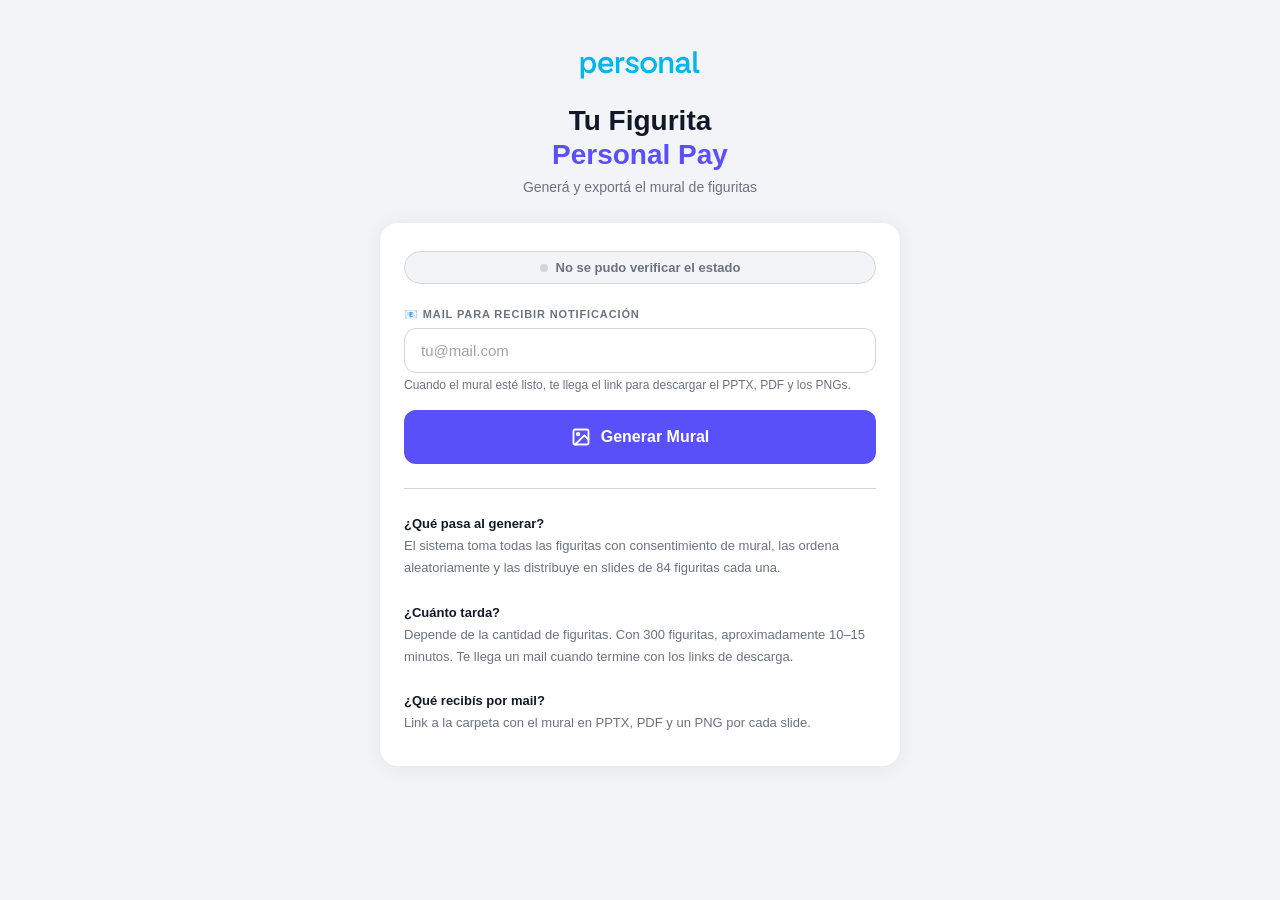
<file: backend_v1-ok/mural/index.html>
<!DOCTYPE html>
<html lang="es">

    <head>
        <meta charset="UTF-8" />
        <meta name="viewport" content="width=device-width, initial-scale=1.0" />
        <title>Panel Mural — Personal Pay</title>
        <style>
            :root {
                --c-bg: #F2F4F8;
                --c-surface: #FFFFFF;
                --c-brand: #5a50f9;
                --c-brand-dk: #150958;
                --c-accent: #d300ff;
                --c-accent-dk: #69067d;
                --c-text: #111827;
                --c-muted: #6B7280;
                --c-border: #D1D5DB;
                --c-error: #DC2626;
                --c-error-bg: #FEF2F2;
                --radius: 18px;
                --radius-sm: 12px;
                --shadow: 0 2px 20px rgba(0, 0, 0, .07);
            }

            *,
            *::before,
            *::after {
                box-sizing: border-box;
                margin: 0;
                padding: 0;
            }

            body {
                font-family: -apple-system, BlinkMacSystemFont, 'Segoe UI', Roboto, sans-serif;
                background: var(--c-bg);
                color: var(--c-text);
                min-height: 100vh;
                display: flex;
                flex-direction: column;
                align-items: center;
                padding: 40px 16px 60px;
                -webkit-font-smoothing: antialiased;
            }

            .header {
                text-align: center;
                margin-bottom: 28px;
            }

            .header__eyebrow {
                font-size: 11px;
                font-weight: 700;
                letter-spacing: .14em;
                text-transform: uppercase;
                color: var(--c-brand);
                margin-bottom: 8px;
            }

            .header__title {
                font-size: 28px;
                font-weight: 800;
                line-height: 1.2;
            }

            .header__title mark {
                background: none;
                color: var(--c-brand);
            }

            .header__sub {
                margin-top: 8px;
                font-size: 14px;
                color: var(--c-muted);
            }

            .card {
                background: var(--c-surface);
                border-radius: var(--radius);
                box-shadow: var(--shadow);
                padding: 28px 24px 32px;
                width: 100%;
                max-width: 520px;
            }

            /* Estado badge */
            .status-badge {
                display: inline-flex;
                align-items: center;
                gap: 8px;
                padding: 8px 14px;
                border-radius: 100px;
                font-size: 13px;
                font-weight: 700;
                margin-bottom: 24px;
                width: 100%;
                justify-content: center;
            }

            .status-badge.idle {
                background: #F0FDF4;
                color: #065F46;
                border: 1.5px solid #86EFAC;
            }

            .status-badge.running {
                background: #EFF6FF;
                color: #1D4ED8;
                border: 1.5px solid #93C5FD;
            }

            .status-badge.unknown {
                background: var(--c-bg);
                color: var(--c-muted);
                border: 1.5px solid var(--c-border);
            }

            .status-dot {
                width: 8px;
                height: 8px;
                border-radius: 50%;
                flex-shrink: 0;
            }

            .idle .status-dot {
                background: #22C55E;
            }

            .running .status-dot {
                background: #3B82F6;
                animation: pulse-dot 1.2s ease-in-out infinite;
            }

            .unknown .status-dot {
                background: var(--c-border);
            }

            @keyframes pulse-dot {

                0%,
                100% {
                    opacity: 1;
                    transform: scale(1);
                }

                50% {
                    opacity: .5;
                    transform: scale(1.4);
                }
            }

            /* Campos */
            .field {
                margin-bottom: 18px;
            }

            .field__label {
                display: block;
                font-size: 11px;
                font-weight: 700;
                letter-spacing: .08em;
                text-transform: uppercase;
                color: var(--c-muted);
                margin-bottom: 7px;
            }

            .field__input {
                width: 100%;
                font-size: 15px;
                padding: 13px 16px;
                border-radius: var(--radius-sm);
                border: 1.5px solid var(--c-border);
                background: var(--c-surface);
                color: var(--c-text);
                outline: none;
                font-family: inherit;
                transition: border-color .15s;
            }

            .field__input:focus {
                border-color: var(--c-brand);
            }

            .field__input::placeholder {
                color: #9CA3AF;
            }

            .field__hint {
                font-size: 12px;
                color: var(--c-muted);
                margin-top: 5px;
            }

            .field.is-error .field__input {
                border-color: var(--c-error);
                background: #FEF2F2;
            }

            .field__error {
                display: none;
                font-size: 12px;
                color: var(--c-error);
                font-weight: 500;
                margin-top: 5px;
            }

            .field.is-error .field__error {
                display: block;
            }

            /* Advertencia de sobreescritura */
            .warn-banner {
                display: none;
                padding: 14px 16px;
                border-radius: var(--radius-sm);
                border: 1.5px solid var(--c-warn-br);
                background: var(--c-warn-bg);
                font-size: 13px;
                color: #92400E;
                line-height: 1.6;
                margin-bottom: 18px;
            }

            .warn-banner.visible {
                display: block;
            }

            .warn-banner strong {
                display: block;
                margin-bottom: 4px;
                font-size: 14px;
            }

            /* Checkbox confirmar sobreescritura */
            .confirm-overwrite {
                display: none;
                align-items: flex-start;
                gap: 10px;
                padding: 12px 14px;
                border-radius: var(--radius-sm);
                border: 1.5px solid var(--c-warn-br);
                background: var(--c-warn-bg);
                cursor: pointer;
                margin-bottom: 18px;
                -webkit-tap-highlight-color: transparent;
                user-select: none;
            }

            .confirm-overwrite.visible {
                display: flex;
            }

            .confirm-overwrite input[type="checkbox"] {
                width: 20px;
                height: 20px;
                min-width: 20px;
                accent-color: var(--c-warn);
                margin-top: 1px;
            }

            .confirm-overwrite__text {
                font-size: 13px;
                color: #92400E;
                line-height: 1.5;
            }

            /* Botón */
            .btn-generar {
                display: flex;
                align-items: center;
                justify-content: center;
                gap: 10px;
                width: 100%;
                min-height: 54px;
                padding: 16px;
                border-radius: var(--radius-sm);
                border: none;
                background: var(--c-brand);
                color: #fff;
                font-size: 16px;
                font-weight: 700;
                font-family: inherit;
                cursor: pointer;
                -webkit-tap-highlight-color: transparent;
                transition: background .12s, opacity .12s;
            }

            .btn-generar:active:not(:disabled) {
                background: var(--c-brand-dk);
            }

            .btn-generar:disabled {
                background: var(--c-border);
                color: var(--c-muted);
                cursor: not-allowed;
            }

            .btn-generar svg {
                width: 20px;
                height: 20px;
                flex-shrink: 0;
            }

            /* Spinner dentro del botón */
            .btn-spinner {
                width: 18px;
                height: 18px;
                border: 2.5px solid rgba(255, 255, 255, .4);
                border-top-color: #fff;
                border-radius: 50%;
                animation: spin .7s linear infinite;
                display: none;
            }

            .loading .btn-spinner {
                display: block;
            }

            .loading .btn-icon {
                display: none;
            }

            @keyframes spin {
                to {
                    transform: rotate(360deg);
                }
            }

            /* Resultado */
            .result {
                display: none;
                margin-top: 20px;
                padding: 16px;
                border-radius: var(--radius-sm);
                font-size: 14px;
                line-height: 1.6;
            }

            .result.ok {
                background: #F0FDF4;
                border: 1.5px solid #86EFAC;
                color: #065F46;
            }

            .result.error {
                background: #FEF2F2;
                border: 1.5px solid #FCA5A5;
                color: var(--c-error);
            }

            .result.visible {
                display: block;
            }

            .result strong {
                display: block;
                font-size: 15px;
                margin-bottom: 4px;
            }

            .divider {
                border: none;
                border-top: 1px solid var(--c-border);
                margin: 24px 0;
            }

            .info-section {
                font-size: 13px;
                color: var(--c-muted);
                line-height: 1.7;
            }

            .info-section strong {
                color: var(--c-text);
            }

        </style>
    </head>

    <body>

        <div class="header">
            <img src="../../personal-logo.svg" style="height: 50px; margin-bottom: 10px;">
            <h1 class="header__title">Tu Figurita<br><mark>Personal Pay</mark></h1>
            <p class="header__sub">Generá y exportá el mural de figuritas</p>
        </div>

        <div class="card">

            <!-- Estado actual -->
            <div class="status-badge unknown" id="statusBadge">
                <span class="status-dot"></span>
                <span id="statusText">Verificando estado…</span>
            </div>

            <!-- Advertencia si hay mural en progreso -->
            <div class="warn-banner" id="warnBanner">
                <strong>⚠️ Hay un mural en proceso de generación</strong>
                Si generás uno nuevo, el actual se interrumpirá y se sobreescribirá.
                Confirmá que querés continuar.
            </div>

            <!-- Checkbox de confirmación -->
            <label class="confirm-overwrite" id="confirmOverwrite">
                <input type="checkbox" id="checkOverwrite" />
                <span class="confirm-overwrite__text">
                    Entiendo que el mural en proceso se sobreescribirá con una nueva generación.
                </span>
            </label>

            <!-- Mail de notificación -->
            <div class="field" id="fieldMail">
                <label class="field__label" for="inputMail">📧 Mail para recibir notificación</label>
                <input class="field__input" type="email" id="inputMail" placeholder="tu@mail.com" autocomplete="email"
                    autocorrect="off" autocapitalize="none" inputmode="email" />
                <p class="field__hint">Cuando el mural esté listo, te llega el link para descargar el PPTX, PDF y los
                    PNGs.</p>
                <p class="field__error">Ingresá un mail válido.</p>
            </div>

            <!-- Botón principal -->
            <button type="button" class="btn-generar" id="btnGenerar">
                <svg class="btn-icon" viewBox="0 0 24 24" fill="none" stroke="currentColor" stroke-width="2.2"
                    stroke-linecap="round" stroke-linejoin="round">
                    <rect x="3" y="3" width="18" height="18" rx="2" />
                    <circle cx="8.5" cy="8.5" r="1.5" />
                    <polyline points="21 15 16 10 5 21" />
                </svg>
                <div class="btn-spinner"></div>
                Generar Mural
            </button>

            <!-- Resultado -->
            <div class="result" id="result"></div>

            <hr class="divider" />

            <div class="info-section">
                <strong>¿Qué pasa al generar?</strong><br>
                El sistema toma todas las figuritas con consentimiento de mural,
                las ordena aleatoriamente y las distribuye en slides de 84 figuritas cada una.<br><br>
                <strong>¿Cuánto tarda?</strong><br>
                Depende de la cantidad de figuritas. Con 300 figuritas, aproximadamente 10–15 minutos.
                Te llega un mail cuando termine con los links de descarga.<br><br>
                <strong>¿Qué recibís por mail?</strong><br>
                Link a la carpeta con el mural en PPTX, PDF y un PNG por cada slide.
            </div>

        </div>

        <script>
            const BACKEND_URL = 'https://script.google.com/macros/s/AKfycbwb_blECxEBUJMKPtg1Oh82Zq3f-W1RBzpWKhOZaPq53uibZO55l4_CMMJMqu6irgvu/exec';

            const statusBadge = document.getElementById('statusBadge');
            const statusText = document.getElementById('statusText');
            const warnBanner = document.getElementById('warnBanner');
            const confirmOverwrite = document.getElementById('confirmOverwrite');
            const checkOverwrite = document.getElementById('checkOverwrite');
            const fieldMail = document.getElementById('fieldMail');
            const inputMail = document.getElementById('inputMail');
            const btnGenerar = document.getElementById('btnGenerar');
            const result = document.getElementById('result');

            let muralEnProceso = false;

            // ── VERIFICAR ESTADO AL CARGAR ────────────────────────────
            async function checkEstado() {
                try {
                    const r = await fetch(`${BACKEND_URL}?action=mural_status`);
                    const data = await r.json();
                    muralEnProceso = data.enProceso === true;
                    actualizarUI();
                } catch (_) {
                    statusBadge.className = 'status-badge unknown';
                    statusText.textContent = 'No se pudo verificar el estado';
                }
            }

            function actualizarUI() {
                if (muralEnProceso) {
                    statusBadge.className = 'status-badge running';
                    statusText.textContent = 'Mural generándose ahora…';
                    warnBanner.classList.add('visible');
                    confirmOverwrite.classList.add('visible');
                } else {
                    statusBadge.className = 'status-badge idle';
                    statusText.textContent = 'Listo para generar';
                    warnBanner.classList.remove('visible');
                    confirmOverwrite.classList.remove('visible');
                    checkOverwrite.checked = false;
                }
            }

            // ── VALIDACIÓN ────────────────────────────────────────────
            function validar() {
                const mail = inputMail.value.trim();
                if (!/^[^\s@]+@[^\s@]+\.[^\s@]+$/.test(mail)) {
                    fieldMail.classList.add('is-error');
                    return false;
                }
                fieldMail.classList.remove('is-error');

                if (muralEnProceso && !checkOverwrite.checked) {
                    confirmOverwrite.style.border = '1.5px solid var(--c-error)';
                    return false;
                }
                confirmOverwrite.style.border = '';
                return true;
            }

            inputMail.addEventListener('input', () => fieldMail.classList.remove('is-error'));

            // ── GENERAR MURAL ─────────────────────────────────────────
            btnGenerar.addEventListener('click', async () => {
                result.className = 'result';
                result.innerHTML = '';

                if (!validar()) return;

                btnGenerar.disabled = true;
                btnGenerar.classList.add('loading');
                btnGenerar.textContent = '';
                btnGenerar.innerHTML = '<div class="btn-spinner"></div> Enviando…';

                try {
                    const mail = inputMail.value.trim();
                    const overwrite = muralEnProceso && checkOverwrite.checked;
                    const url = `${BACKEND_URL}?action=mural&mail=${encodeURIComponent(mail)}&overwrite=${overwrite}`;
                    const r = await fetch(url);
                    const data = await r.json();

                    if (data.status === 'ok') {
                        result.className = 'result ok visible';
                        result.innerHTML = `
            <strong>✅ Generación iniciada</strong>
            Cuando el mural esté listo, vas a recibir un mail en
            <strong>${mail}</strong> con los links para descargar
            el PPTX, PDF y los PNGs de cada slide.
          `;
                        muralEnProceso = true;
                        actualizarUI();
                    } else {
                        throw new Error(data.message || 'Error desconocido');
                    }

                } catch (err) {
                    result.className = 'result error visible';
                    result.innerHTML = `<strong>❌ Error</strong>${err.message}`;
                } finally {
                    btnGenerar.disabled = false;
                    btnGenerar.classList.remove('loading');
                    btnGenerar.innerHTML = `
          <svg class="btn-icon" viewBox="0 0 24 24" fill="none" stroke="currentColor"
               stroke-width="2.2" stroke-linecap="round" stroke-linejoin="round">
            <rect x="3" y="3" width="18" height="18" rx="2"/>
            <circle cx="8.5" cy="8.5" r="1.5"/>
            <polyline points="21 15 16 10 5 21"/>
          </svg>
          <div class="btn-spinner"></div>
          Generar Mural
        `;
                }
            });

            // Inicializar
            checkEstado();
        </script>

    </body>

</html>
</file>
